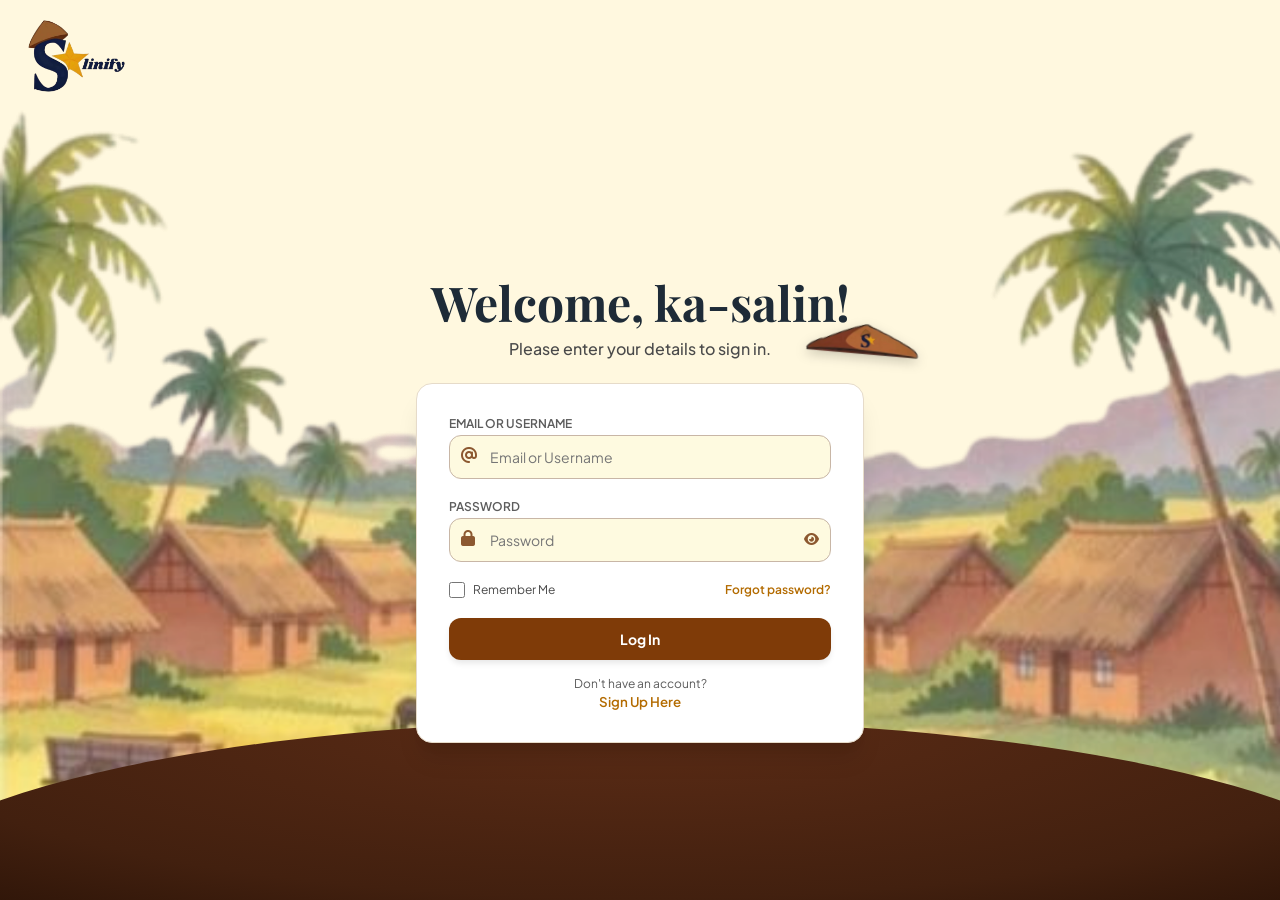
<file: pages/login.html>
<!DOCTYPE html>
<html lang="en">

<head>
    <meta charset="UTF-8">
    <meta name="viewport" content="width=device-width, initial-scale=1.0">
    <title>Salinify - SignUp/SignIn</title>
    <link rel="stylesheet" href="https://cdnjs.cloudflare.com/ajax/libs/font-awesome/6.4.0/css/all.min.css">
    <link
        href="https://fonts.googleapis.com/css2?family=Playfair+Display:ital,wght@0,600;0,700;1,600&family=Plus+Jakarta+Sans:wght@400;500;600;700&display=swap"
        rel="stylesheet">
    <style>
        * {
            margin: 0;
            padding: 0;
            box-sizing: border-box;
        }


        body {
            font-family: 'Plus Jakarta Sans', sans-serif;
            background-color: #fff8df;
            color: #2b2b2b;
            min-height: 100vh;
            display: flex;
            flex-direction: column;
            justify-content: space-between;
            overflow-x: hidden;
            position: relative;
        }


        .serif-font {
            font-family: 'bright DEMO', 'Playfair Display', serif;
        }


        /* Background & Footer Graphic */
        .bg-image {
            position: absolute;
            inset: 0;
            width: 100%;
            height: 100%;
            object-fit: cover;
            z-index: 0;
            opacity: 0.8;
            /* Adjust this value (0.0 to 1.0) to control transparency */
        }


        .earth-hill {
            position: absolute;
            bottom: 0;
            left: 50%;
            transform: translateX(-50%);
            width: 120%;
            height: 180px;
            background: radial-gradient(ellipse at center top, #5c2c16 0%, #42200f 70%, #2b1307 100%);
            border-radius: 50% 50% 0 0 / 100% 100% 0 0;
            z-index: 1;
            pointer-events: none;
        }


        /* Header */
        header {
            width: 100%;
            padding: 16px 24px;
            display: flex;
            align-items: center;
            justify-content: space-between;
            z-index: 20;
            position: relative;
        }


        .logo {
            height: 80px;
            object-fit: contain;
        }


        .status-badge {
            display: none;
            font-size: 12px;
            padding: 6px 12px;
            background: #fefae0;
            border: 1px solid #c8b6a6;
            border-radius: 9999px;
            color: #7f3b08;
            font-weight: 500;
            box-shadow: 0 1px 2px rgba(0, 0, 0, 0.05);
        }


        /* Main Container */
        main {
            flex-grow: 1;
            display: flex;
            flex-direction: column;
            align-items: center;
            justify-content: center;
            padding: 32px 16px;
            z-index: 10;
            position: relative;
            max-width: 1152px;
            width: 100%;
            margin: 0 auto;
        }


        .main-title-container {
            text-align: center;
            margin-bottom: 24px;
        }


        .main-title-container h1 {
            font-size: 2.25rem;
            font-weight: 700;
            color: #1e2b37;
        }


        @media (min-width: 768px) {
            .main-title-container h1 {
                font-size: 3rem;
            }
        }


        .main-title-container p {
            font-size: 0.875rem;
            color: #4a4a4a;
            margin-top: 4px;
            font-weight: 500;
        }


        @media (min-width: 768px) {
            .main-title-container p {
                font-size: 1rem;
            }
        }


        /* Cards / Modals */
        .auth-card {
            width: 100%;
            max-width: 448px;
            background: #ffffff;
            border-radius: 16px;
            box-shadow: 0 20px 25px -5px rgba(0, 0, 0, 0.1), 0 10px 10px -5px rgba(0, 0, 0, 0.04);
            padding: 32px;
            border: 1px solid #e6dbc9;
            position: relative;
        }


        .auth-card-wide {
            max-width: 1024px;
        }


        .modal-hat {
            position: absolute;
            top: -90px;
            right: -80px;
            width: 160px;
            height: 90px;
            object-fit: contain;
            transform: rotate(5deg);
            z-index: 25;
            filter: drop-shadow(0 4px 6px rgba(0, 0, 0, 0.2));
            pointer-events: none;
        }


        /* Form Controls */
        .form-group {
            margin-bottom: 20px;
        }


        .form-label {
            display: block;
            font-size: 12px;
            font-weight: 600;
            color: #5c5c5c;
            text-transform: uppercase;
            margin-bottom: 4px;
        }


        .input-wrapper {
            position: relative;
        }


        .input-icon {
            position: absolute;
            inset-y: 0;
            left: 0;
            padding-top: 12px;
            padding-left: 12px;
            display: flex;
            align-items: center;
            color: #8c5830;
        }


        .input-icon-right {
            position: absolute;
            inset-y: 0;
            top: 35%;
            right: 0;
            padding-bottom: 12px;
            padding-right: 12px;
            display: flex;
            align-items: center;
            color: #8c5830;
            background: none;
            border: none;
            cursor: pointer;
        }


        .custom-input {
            background: #fefae0;
            border: 1px solid #c8b6a6;
            width: 100%;
            padding: 12px 16px 12px 40px;
            border-radius: 12px;
            font-size: 14px;
            color: inherit;
            font-family: inherit;
            transition: all 0.2s;
        }


        .custom-input.no-icon {
            padding-left: 16px;
        }


        .custom-input.has-right-icon {
            padding-right: 40px;
        }


        .custom-input:focus {
            outline: none;
            border-color: #8c5830;
            box-shadow: 0 0 0 2px rgba(140, 88, 48, 0.15);
        }


        select.custom-input {
            appearance: none;
            padding-right: 36px;
        }


        /* Buttons */
        .btn-earth {
            background-color: #7f3b08;
            color: #ffffff;
            width: 100%;
            padding: 12px;
            border-radius: 12px;
            font-weight: 700;
            border: none;
            cursor: pointer;
            box-shadow: 0 4px 6px -1px rgba(0, 0, 0, 0.1);
            transition: all 0.2s;
            font-family: inherit;
            font-size: 14px;
            display: flex;
            align-items: center;
            justify-content: center;
            gap: 8px;
        }


        .btn-earth:hover {
            background-color: #632d06;
        }


        .btn-gold {
            background: linear-gradient(135deg, #e5a93b, #c4871d);
            color: #fff;
            width: 100%;
            padding: 12px;
            border-radius: 12px;
            font-weight: 700;
            border: none;
            cursor: pointer;
            box-shadow: 0 4px 6px -1px rgba(0, 0, 0, 0.1);
            transition: all 0.2s;
            font-family: inherit;
            font-size: 14px;
        }


        .btn-gold:hover {
            background: linear-gradient(135deg, #f2b647, #d49323);
        }


        /* Utility Helpers */
        .hidden {
            display: none !important;
        }

        .text-center {
            text-align: center;
        }

        .text-xs {
            font-size: 12px;
        }

        .text-sm {
            font-size: 14px;
        }

        .font-semibold {
            font-weight: 600;
        }

        .text-brown {
            color: #b36b00;
        }

        .text-brown-dark {
            color: #7f3b08;
        }

        .text-gray {
            color: #5c5c5c;
        }

        .signup-grid {
            display: grid;
            grid-template-columns: 1fr;
            gap: 32px;
            width: 100%;
        }


        @media (min-width: 768px) {
            .signup-grid {
                grid-template-columns: repeat(2, 1fr);
            }
        }


        .signup-box {
            background: white;
            border-radius: 16px;
            box-shadow: 0 20px 25px -5px rgba(0, 0, 0, 0.1);
            padding: 32px;
            border: 1px solid #e6dbc9;
            display: flex;
            flex-direction: column;
            justify-content: space-between;
        }


        .toast-box {
            display: none;
            margin-bottom: 16px;
            padding: 12px 16px;
            border-radius: 12px;
            font-size: 14px;
            font-weight: 500;
            box-shadow: 0 4px 6px -1px rgba(0, 0, 0, 0.1);
            max-width: 448px;
            width: 100%;
            text-align: center;
            z-index: 30;
        }


        .link-btn {
            background: none;
            border: none;
            color: #b36b00;
            font-weight: 600;
            cursor: pointer;
            font-family: inherit;
            text-decoration: none;
        }

        .link-btn:hover {
            text-decoration: underline;
        }


        .flex-between {
            display: flex;
            align-items: center;
            justify-content: space-between;
        }


        .checkbox-label {
            display: flex;
            align-items: center;
            cursor: pointer;
            font-size: 12px;
            color: #4a4a4a;
        }


        .success-banner {
            display: flex;
            align-items: center;
            gap: 12px;
            margin-bottom: 20px;
            padding: 12px;
            background-color: #f0fdf4;
            border: 1px solid #bbf7d0;
            border-radius: 12px;
            color: #166534;
            font-size: 14px;
            font-weight: 500;
        }
    </style>
</head>

<body>


    <img src="../assets/images/signup_bg2.png" alt="Background" class="bg-image">


    <!-- Header -->
    <header>
        <img src="../assets/images/salinify2.png" alt="Salinify Logo" class="logo">
        <div id="status-badge" class="status-badge">
            <i class="fa-solid fa-user-check" style="margin-right: 4px;"></i> <span id="logged-user-display">Logged
                In</span>
        </div>
    </header>


    <!-- Main Content -->
    <main>
        <div class="main-title-container">
            <h1 id="main-title" class="serif-font">Welcome, ka-salin!</h1>
            <p id="main-subtitle">Please enter your details to sign in.</p>
        </div>


        <div id="toast-message" class="toast-box"></div>


        <!-- VIEW 1: LOGIN -->
        <section id="view-login" class="auth-card">
            <img src="../assets/images/wooden_hat.png" class="modal-hat">
            <form id="form-login" onsubmit="handleLogin(event)">
                <div class="form-group">
                    <label class="form-label">Email or Username</label>
                    <div class="input-wrapper">
                        <span class="input-icon"><i class="fa-solid fa-at"></i></span>
                        <input type="text" id="login-identifier" required class="custom-input"
                            placeholder="Email or Username">
                    </div>
                </div>
                <div class="form-group">
                    <label class="form-label">Password</label>
                    <div class="input-wrapper">
                        <span class="input-icon"><i class="fa-solid fa-lock"></i></span>
                        <input type="password" id="login-password" required class="custom-input has-right-icon"
                            placeholder="Password">
                        <button type="button" onclick="togglePasswordVisibility('login-password', 'login-eye')"
                            class="input-icon-right"><i id="login-eye" class="fa-solid fa-eye"></i></button>
                    </div>
                </div>
                <div class="flex-between" style="margin-bottom: 20px;">
                    <label class="checkbox-label">
                        <input type="checkbox" id="login-remember"
                            style="width: 16px; height: 16px; accent-color: #7f3b08; margin-right: 8px;">
                        <span>Remember Me</span>
                    </label>
                    <button type="button" onclick="switchView('reset-step1')" class="link-btn text-xs">Forgot
                        password?</button>
                </div>
                <button type="submit" class="btn-earth">Log In</button>
                <div class="text-center text-xs text-gray" style="margin-top: 16px;">
                    Don't have an account?<br><button type="button" onclick="switchView('signup')" class="link-btn"
                        style="margin-top: 2px;">Sign Up Here</button>
                </div>
            </form>
        </section>


        <!-- VIEW 2: SIGN UP -->
        <section id="view-signup" class="hidden" style="width: 100%; max-width: 1024px; position: relative;">
            <img src="../assets/images/wooden_hat.png" class="modal-hat" style="right: 15px; top: -50px;">
            <form id="form-signup" class="signup-grid" onsubmit="handleSignup(event)">
                <div class="signup-box">
                    <div style="display: flex; flex-direction: column; gap: 16px;">
                        <div class="form-group" style="margin-bottom: 0;">
                            <label class="form-label">Username</label>
                            <div class="input-wrapper">
                                <span class="input-icon"><i class="fa-solid fa-user"></i></span>
                                <input type="text" id="signup-name" required class="custom-input"
                                    placeholder="Username">
                            </div>
                        </div>
                        <div class="form-group" style="margin-bottom: 0;">
                            <label class="form-label">Account Email</label>
                            <div class="input-wrapper">
                                <span class="input-icon"><i class="fa-solid fa-at"></i></span>
                                <input type="email" id="signup-email" required class="custom-input"
                                    placeholder="Email Address">
                            </div>
                        </div>
                        <div class="form-group" style="margin-bottom: 0;">
                            <label class="form-label">Password</label>
                            <div class="input-wrapper">
                                <span class="input-icon"><i class="fa-solid fa-lock"></i></span>
                                <input type="password" id="signup-password" required minlength="8"
                                    class="custom-input has-right-icon" placeholder="Password">
                                <button type="button"
                                    onclick="togglePasswordVisibility('signup-password', 'signup-eye1')"
                                    class="input-icon-right"><i id="signup-eye1" class="fa-solid fa-eye"></i></button>
                            </div>
                        </div>
                        <div class="form-group" style="margin-bottom: 0;">
                            <label class="form-label">Confirm password</label>
                            <div class="input-wrapper">
                                <span class="input-icon"><i class="fa-solid fa-lock"></i></span>
                                <input type="password" id="signup-confirm" required class="custom-input has-right-icon"
                                    placeholder="Confirm password">
                                <button type="button"
                                    onclick="togglePasswordVisibility('signup-confirm', 'signup-eye2')"
                                    class="input-icon-right"><i id="signup-eye2" class="fa-solid fa-eye"></i></button>
                            </div>
                        </div>
                    </div>
                </div>
                <div class="signup-box">
                    <div style="display: flex; flex-direction: column; gap: 16px;">
                        <div id="signup-security-questions"
                            style="display: flex; flex-direction: column; gap: 16px;">

                            <div class="form-group" style="margin-bottom: 0;">
                                <label class="form-label">Password Recovery Question 1:</label>
                                <div class="input-wrapper">
                                    <select id="signup-question1"
                                            class="custom-input no-icon security-question"
                                            required>
                                        <option value="">Select a security question</option>
                                    </select>
                                </div>
                            </div>

                            <div class="form-group" style="margin-bottom: 0;">
                                <label class="form-label">Answer 1:</label>
                                <input type="text"
                                    id="signup-answer1"
                                    class="custom-input no-icon"
                                    placeholder="Enter your first security answer"
                                    maxlength="255"
                                    autocomplete="off"
                                    required>
                            </div>

                            <div class="form-group" style="margin-bottom: 0;">
                                <label class="form-label">Password Recovery Question 2:</label>
                                <div class="input-wrapper">
                                    <select id="signup-question2"
                                            class="custom-input no-icon security-question"
                                            required>
                                        <option value="">Select a security question</option>
                                    </select>
                                </div>
                            </div>

                            <div class="form-group" style="margin-bottom: 0;">
                                <label class="form-label">Answer 2:</label>
                                <input type="text"
                                    id="signup-answer2"
                                    class="custom-input no-icon"
                                    placeholder="Enter your second security answer"
                                    maxlength="255"
                                    autocomplete="off"
                                    required>
                            </div>

                            <div class="form-group" style="margin-bottom: 0;">
                                <label class="form-label">Password Recovery Question 3:</label>
                                <div class="input-wrapper">
                                    <select id="signup-question3"
                                            class="custom-input no-icon security-question"
                                            required>
                                        <option value="">Select a security question</option>
                                    </select>
                                </div>
                            </div>

                            <div class="form-group" style="margin-bottom: 0;">
                                <label class="form-label">Answer 3:</label>
                                <input type="text"
                                    id="signup-answer3"
                                    class="custom-input no-icon"
                                    placeholder="Enter your third security answer"
                                    maxlength="255"
                                    autocomplete="off"
                                    required>
                            </div>

                        </div>
                    </div>
                    <div style="padding-top: 16px;">
                        <button type="submit" class="btn-gold">Sign Up</button>
                        <div class="text-center text-xs text-gray" style="margin-top: 12px;">
                            Already have an account?<br><button type="button" onclick="switchView('login')"
                                class="link-btn" style="color: #7f3b08; margin-top: 2px;">Log In</button>
                        </div>
                    </div>
                </div>
            </form>
        </section>


        <!-- VIEW 3: RESET STEP 1 -->
        <section id="view-reset-step1" class="auth-card hidden">
            <img src="../assets/images/wooden_hat.png" class="modal-hat">
            <p class="text-sm text-gray text-center" style="margin-bottom: 24px;">Enter your email to verify your
                security question.</p>
            <form id="form-reset-step1" onsubmit="handleResetStep1(event)">
                <div class="form-group">
                    <label class="form-label">Account Email</label>
                    <div class="input-wrapper">
                        <span class="input-icon"><i class="fa-solid fa-at"></i></span>
                        <input type="email" id="reset-email" required class="custom-input"
                            placeholder="Enter your registered email">
                    </div>
                </div>
                <button type="submit" class="btn-earth">
                    <span>Find Account</span> <i class="fa-solid fa-magnifying-glass text-xs"></i>
                </button>
                <div class="text-center text-xs text-gray" style="margin-top: 16px;">
                    Remembered your password?<br><button type="button" onclick="switchView('login')" class="link-btn"
                        style="margin-top: 2px;">Back to Login</button>
                </div>
            </form>
        </section>


        <!-- VIEW 4: RESET STEP 2 -->
<section id="view-reset-step2" class="auth-card hidden">

    <img src="../assets/images/wooden_hat.png" class="modal-hat">

    <p class="text-sm text-gray text-center" style="margin-bottom: 24px;">
        Answer all your security questions to verify your account.
    </p>

    <form id="form-reset-step2" onsubmit="handleResetStep2(event)">

        <!-- Security questions and answer fields appear here automatically -->
        <div id="recovery-questions-container"></div>

        <button type="submit" class="btn-earth">
            Verify Security Answers
        </button>

        <div class="text-center text-xs text-gray" style="margin-top: 16px;">

            Remembered your password?<br>

            <button
                type="button"
                onclick="switchView('login')"
                class="link-btn"
                style="margin-top: 2px;">

                Back to Login

            </button>
        </div>
    </form>
</section>


        <!-- VIEW 5: RESET STEP 3 -->
        <section id="view-reset-step3" class="auth-card hidden">
            <img src="../assets/images/wooden_hat.png" class="modal-hat">
            <div class="success-banner">
                <i class="fa-solid fa-circle-check" style="font-size: 20px; flex-shrink: 0;"></i>
                <p style="line-height: 1.2;">Security answer verified! Enter your new password below.</p>
            </div>
            <form id="form-reset-step3" onsubmit="handleResetStep3(event)">
                <div class="form-group">
                    <label class="form-label">New Password (min 6 characters)</label>
                    <div class="input-wrapper">
                        <span class="input-icon"><i class="fa-solid fa-lock"></i></span>
                        <input type="password" id="new-password" required minlength="8"
                            class="custom-input has-right-icon" placeholder="New Password">
                        <button type="button" onclick="togglePasswordVisibility('new-password', 'np-eye')"
                            class="input-icon-right"><i id="np-eye" class="fa-solid fa-eye"></i></button>
                    </div>
                </div>
                <div class="form-group">
                    <label class="form-label">Re-enter new password</label>
                    <div class="input-wrapper">
                        <span class="input-icon"><i class="fa-solid fa-lock"></i></span>
                        <input type="password" id="confirm-new-password" required class="custom-input has-right-icon"
                            placeholder="Re-enter password">
                        <button type="button" onclick="togglePasswordVisibility('confirm-new-password', 'ncp-eye')"
                            class="input-icon-right"><i id="ncp-eye" class="fa-solid fa-eye"></i></button>
                    </div>
                </div>
                <button type="submit" class="btn-earth">
                    <span>Save New Password</span> <i class="fa-solid fa-check text-xs"></i>
                </button>
                <div class="text-center text-xs text-gray" style="margin-top: 16px;">
                    Remembered your password?<br><button type="button" onclick="switchView('login')" class="link-btn"
                        style="margin-top: 2px;">Back to Login</button>
                </div>
            </form>
        </section>


        <!-- VIEW 6: DASHBOARD -->
        <section id="view-dashboard" class="auth-card hidden text-center">
            <img src="../assets/images/wooden_hat.png" class="modal-hat">
            <div
                style="width: 80px; height: 80px; background: #fefae0; border: 2px solid #8c5830; border-radius: 50%; display: flex; align-items: center; justify-content: center; margin: 0 auto 16px; color: #7f3b08; font-size: 30px; box-shadow: inset 0 2px 4px rgba(0,0,0,0.06);">
                <i class="fa-solid fa-hat-cowboy"></i>
            </div>
            <h2 id="dash-welcome" class="serif-font"
                style="font-size: 1.5rem; font-weight: bold; color: #1e2b37; margin-bottom: 8px;">Mabuhay, Ka-salin!
            </h2>
            <p class="text-sm text-gray" style="margin-bottom: 24px;">You are successfully logged in to Salinify.</p>
            <div
                style="padding: 16px; background: #fefae0; border-radius: 12px; border: 1px solid #c8b6a6; text-align: left; margin-bottom: 24px; display: flex; flex-direction: column; gap: 8px; font-size: 14px;">
                <div><span style="font-weight: bold; color: #7f3b08;">Name / Username:</span> <span
                        id="dash-name">-</span></div>
                <div><span style="font-weight: bold; color: #7f3b08;">Email:</span> <span id="dash-email">-</span></div>
            </div>
            <button onclick="handleLogout()" class="btn-earth">Log Out</button>
        </section>


    </main>


    <!-- Earth Hill Graphic Footer -->
    <div class="earth-hill"></div>


    <script>
        // Retrieve or initialize users database in localStorage
        function getUsers() {
            const users = localStorage.getItem('salinify_users');
            return users ? JSON.parse(users) : [
                {
                    name: 'Ka-salin User',
                    email: 'kasalin@salinify.ph',
                    password: 'password123',
                    question: 'What is the name of your first pet?',
                    answer: 'bantay'
                }
            ];
        }


        function saveUsers(users) {
            localStorage.setItem('salinify_users', JSON.stringify(users));
        }


        let resetSessionEmail = null;


        const viewConfig = {
            'login': {
                title: 'Welcome, ka-salin!',
                subtitle: 'Please enter your details to sign in.'
            },
            'signup': {
                title: 'Sign up',
                subtitle: 'Create your Salinify account'
            },
            'reset-step1': {
                title: 'Reset Password',
                subtitle: 'Account Verification'
            },
            'reset-step2': {
                title: 'Reset Password',
                subtitle: 'Security Question Verification'
            },
            'reset-step3': {
                title: 'Reset Password',
                subtitle: 'Create New Password'
            },
            'dashboard': {
                title: 'Salinify Community',
                subtitle: 'Your active session'
            }
        };


        function switchView(viewId) {
            const views = ['login', 'signup', 'reset-step1', 'reset-step2', 'reset-step3', 'dashboard'];
            views.forEach(v => {
                const el = document.getElementById('view-' + v);
                if (el) el.classList.add('hidden');
            });


            const target = document.getElementById('view-' + viewId);
            if (target) target.classList.remove('hidden');


            if (viewConfig[viewId]) {
                document.getElementById('main-title').textContent = viewConfig[viewId].title;
                document.getElementById('main-subtitle').textContent = viewConfig[viewId].subtitle;
            }


            hideToast();
        }


        function showToast(message, type = 'error') {
            const toast = document.getElementById('toast-message');
            toast.textContent = message;
            toast.classList.remove('hidden');
            if (type === 'error') {
                toast.className = 'mb-4 px-4 py-3 rounded-xl text-sm font-medium shadow-md bg-red-100 text-red-800 border border-red-300 max-w-md w-full text-center z-30 mx-auto';
            } else {
                toast.className = 'mb-4 px-4 py-3 rounded-xl text-sm font-medium shadow-md bg-emerald-100 text-emerald-800 border border-emerald-300 max-w-md w-full text-center z-30 mx-auto';
            }
        }


        function hideToast() {
            const toast = document.getElementById('toast-message');
            toast.classList.add('hidden');
        }


        function togglePasswordVisibility(inputId, iconId) {
            const input = document.getElementById(inputId);
            const icon = document.getElementById(iconId);
            if (input.type === 'password') {
                input.type = 'text';
                icon.classList.remove('fa-eye');
                icon.classList.add('fa-eye-slash');
            } else {
                input.type = 'password';
                icon.classList.remove('fa-eye-slash');
                icon.classList.add('fa-eye');
            }
        }



        async function handleLogin(event) {
            event.preventDefault();

            const identifier = document.getElementById('login-identifier').value.trim();
            const password = document.getElementById('login-password').value;

            if (!identifier || !password) {
                showToast('Please enter your email/username and password.', 'error');
                return;
            }

            try {
                const response = await fetch('../api/login.php', {
                    method: 'POST',
                    headers: {
                        'Content-Type': 'application/json'
                    },
                    body: JSON.stringify({
                        identifier: identifier,
                        password: password
                    })
                });

                const result = await response.json();

                if (!response.ok || !result.success) {
                    showToast(
                        result.message || 'Invalid email/username or password.',
                        'error'
                    );
                    return;
                }

                showToast('Login successful! Welcome back.', 'success');

                setTimeout(() => {
                    window.location.href = '../pages/home.html';
                }, 500);

            } catch (error) {
                console.error('Login error:', error);
                showToast(
                    'Unable to connect to the server. Please try again.',
                    'error'
                );
            }
        }




        async function handleSignup(event) {
    event.preventDefault();

    const username = document.getElementById('signup-name').value.trim();
    const email = document.getElementById('signup-email').value.trim();
    const password = document.getElementById('signup-password').value;
    const confirmPassword = document.getElementById('signup-confirm').value;

    const recoveryQuestions = [
        document.getElementById('signup-question1').value,
        document.getElementById('signup-question2').value,
        document.getElementById('signup-question3').value
    ];

    const recoveryAnswers = [
        document.getElementById('signup-answer1').value.trim(),
        document.getElementById('signup-answer2').value.trim(),
        document.getElementById('signup-answer3').value.trim()
    ];

    if (password !== confirmPassword) {
        showToast('Passwords do not match.', 'error');
        return;
    }

    if (password.length < 8) {
        showToast('Password must be at least 8 characters.', 'error');
        return;
    }

    if (
        recoveryQuestions.some(question => !question) ||
        recoveryAnswers.some(answer => !answer)
    ) {
        showToast('Please complete all three security questions and answers.', 'error');
        return;
    }

    if (new Set(recoveryQuestions).size !== 3) {
        showToast('Please select three different security questions.', 'error');
        return;
    }

    try {
        const response = await fetch('../api/register.php', {
            method: 'POST',
            headers: {
                'Content-Type': 'application/json'
            },
            body: JSON.stringify({
                username: username,
                email: email,
                password: password,
                confirm_password: confirmPassword,
                recovery_questions: recoveryQuestions,
                recovery_answers: recoveryAnswers
            })
        });

        const result = await response.json();

        if (!response.ok || !result.success) {
            showToast(
                result.message || 'Registration failed. Please try again.',
                'error'
            );
            return;
        }

        document.getElementById('form-signup').reset();
        updateSecurityQuestions();

        switchView('login');
        showToast('Account created successfully! Please log in.', 'success');

    } catch (error) {
        console.error('Registration error:', error);
        showToast('Unable to connect to the server. Please try again.', 'error');
    }
}




        async function handleResetStep1(event) {
            event.preventDefault();

            const email = document.getElementById('reset-email').value.trim();

            try {
                const response = await fetch('../api/recovery_question.php', {
                    method: 'POST',
                    headers: {
                        'Content-Type': 'application/json'
                    },
                    body: JSON.stringify({ email: email })
                });

                const result = await response.json();

                if (!response.ok || !result.success) {
                    showToast(
                        result.message || 'Unable to find recovery information.',
                        'error'
                    );
                    return;
                }

                const container = document.getElementById(
                    'recovery-questions-container'
                );

                container.replaceChildren();

                result.questions.forEach((question, index) => {
                    const group = document.createElement('div');
                    group.className = 'form-group';

                    const label = document.createElement('label');
                    label.className = 'form-label';
                    label.textContent = `Security Question ${index + 1}:`;

                    const questionBox = document.createElement('div');
                    questionBox.textContent = question;
                    questionBox.style.cssText =
                        'padding: 12px; background: #fefae0; ' +
                        'border: 1px solid #c8b6a6; border-radius: 12px; ' +
                        'font-size: 14px; margin-bottom: 10px;';

                    const answerInput = document.createElement('input');
                    answerInput.type = 'password';
                    answerInput.required = true;
                    answerInput.autocomplete = 'off';
                    answerInput.placeholder = 'Enter security answer';
                    answerInput.className = 'custom-input no-icon recovery-answer';

                    group.appendChild(label);
                    group.appendChild(questionBox);
                    group.appendChild(answerInput);

                    container.appendChild(group);
                });

                document.getElementById('form-reset-step1').reset();

                switchView('reset-step2');

            } catch (error) {
                console.error('Recovery question error:', error);
                showToast('Unable to connect to the server.', 'error');
            }
        }




        async function handleResetStep2(event) {
            event.preventDefault();

            const answers = Array.from(
                document.querySelectorAll('.recovery-answer')
            ).map(input => input.value.trim());

            if (answers.some(answer => answer === '')) {
                showToast('Please answer all security questions.', 'error');
                return;
            }

            try {
                const response = await fetch('../api/verify_recovery.php', {
                    method: 'POST',
                    headers: {
                        'Content-Type': 'application/json'
                    },
                    body: JSON.stringify({
                        answers: answers
                    })
                });

                const result = await response.json();

                if (!response.ok || !result.success) {
                    showToast(
                        result.message || 'Recovery answers could not be verified.',
                        'error'
                    );
                    return;
                }

                document.getElementById('form-reset-step2').reset();

                switchView('reset-step3');

            } catch (error) {
                console.error('Recovery verification error:', error);
                showToast('Unable to connect to the server.', 'error');
            }
        }

        async function handleResetStep3(event) {
            event.preventDefault();

            const newPass = document.getElementById('new-password').value;
            const confirmPass = document.getElementById('confirm-new-password').value;

            if (newPass !== confirmPass) {
                showToast('New passwords do not match.', 'error');
                return;
            }

            if (newPass.length < 8) {
                showToast('Password must be at least 8 characters.', 'error');
                return;
            }

            try {
                const response = await fetch('../api/reset_password.php', {
                    method: 'POST',
                    headers: { 'Content-Type': 'application/json' },
                    body: JSON.stringify({
                        password: newPass,
                        confirm_password: confirmPass
                    })
                });

                const result = await response.json();

                if (!response.ok || !result.success) {
                    showToast(result.message || 'Password reset failed.', 'error');
                    return;
                }

                document.getElementById('form-reset-step3').reset();
                showToast('Password reset successfully. Please log in.', 'success');
                switchView('login');

            } catch (error) {
                console.error('Password reset error:', error);
                showToast('Unable to connect to the server.', 'error');
            }
        }


        function setupDashboard(user) {
            document.getElementById('dash-welcome').textContent = 'Mabuhay, ' + user.name + '!';
            document.getElementById('dash-name').textContent = user.name;
            document.getElementById('dash-email').textContent = user.email;

            const badge = document.getElementById('status-badge');
            document.getElementById('logged-user-display').textContent = user.name;
            badge.classList.remove('hidden');
        }

        window.onload = function () {
            const loggedUser = localStorage.getItem('salinify_logged_user');
            if (loggedUser) {
                try {
                    const user = JSON.parse(loggedUser);
                    setupDashboard(user);
                    switchView('dashboard');
                } catch (e) {
                    localStorage.removeItem('salinify_logged_user');
                }
            }
        };

        const securityQuestions = [
            "What is the name of your first pet?",
            "What is your mother's maiden name?",
            "What was your childhood nickname?",
            "In what town were you born?",
            "What was the name of your first school?",
            "What is the name of your favorite childhood teacher?",
            "What was your favorite childhood game?",
            "What was the name of your childhood best friend?",
            "What is the name of the street you grew up on?",
            "What was your favorite subject in elementary school?",
            "What was the name of your first stuffed toy?",
            "What was your childhood dream job?",
            "What is the name of your favorite childhood cartoon?",
            "What was the first movie you watched in a cinema?",
            "What was your favorite childhood book?"
        ];

        const securityDropdowns = document.querySelectorAll(
            ".security-question"
        );

        securityDropdowns.forEach(dropdown => {
            securityQuestions.forEach(question => {
                const option = document.createElement("option");

                option.value = question;
                option.textContent = question;

                dropdown.appendChild(option);
            });
        });

        function updateSecurityQuestions() {
            const selected = Array.from(securityDropdowns)
                .map(dropdown => dropdown.value)
                .filter(Boolean);

            securityDropdowns.forEach(dropdown => {
                Array.from(dropdown.options).forEach(option => {
                    if (!option.value) return;

                    option.disabled =
                        selected.includes(option.value) &&
                        option.value !== dropdown.value;
                });
            });
        }

        securityDropdowns.forEach(dropdown => {
            dropdown.addEventListener("change", updateSecurityQuestions);
        });
    </script>
</body>

</html>
</file>
